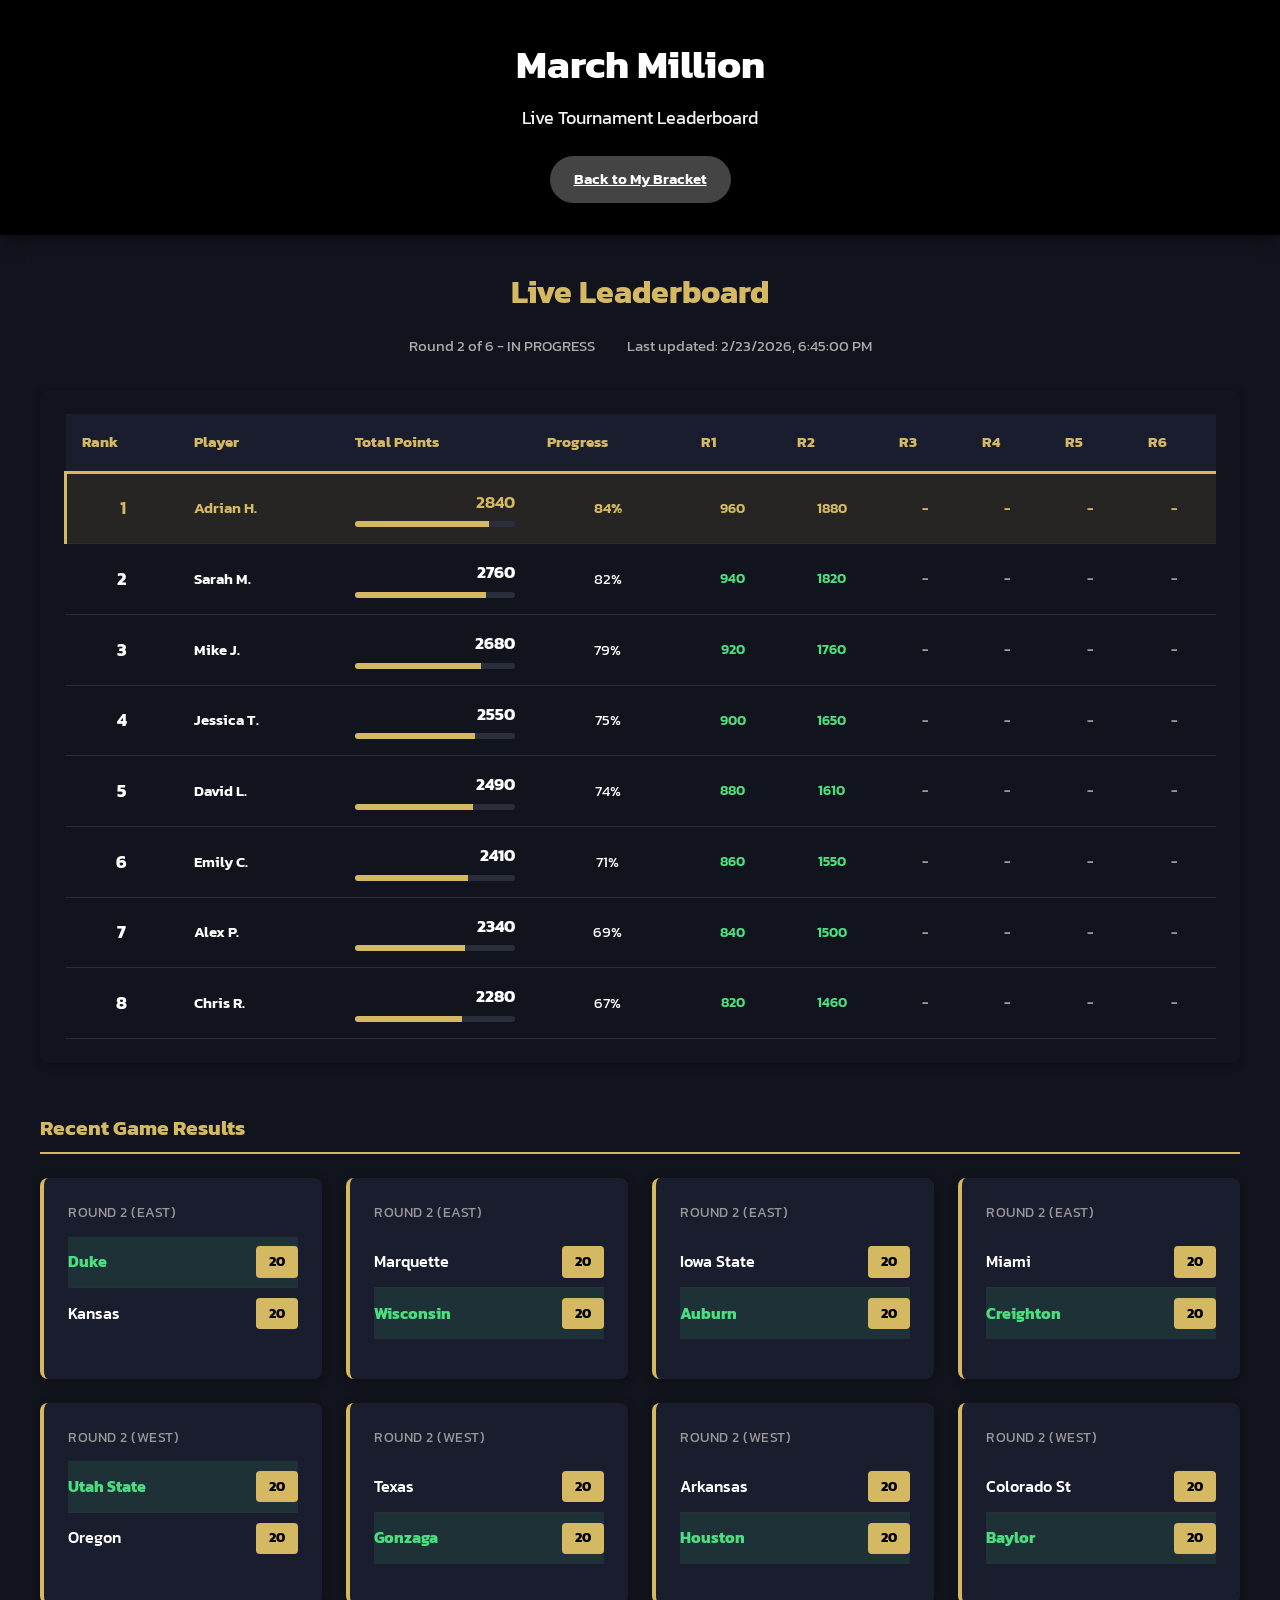
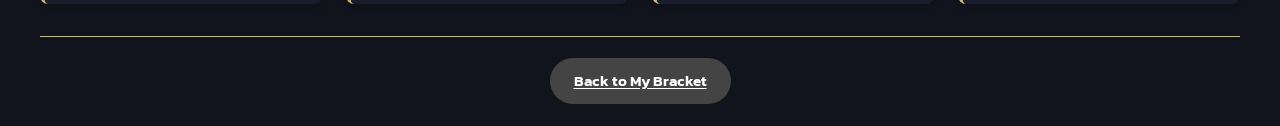
<file: leaderboard.html>
<!DOCTYPE html>
<html lang="en">
<head>
    <meta charset="UTF-8">
    <meta name="viewport" content="width=device-width, initial-scale=1.0">
    <title>Live Leaderboard - March Million 2026</title>
    <link rel="preconnect" href="https://fonts.googleapis.com">
    <link rel="preconnect" href="https://fonts.gstatic.com" crossorigin>
    <link href="https://fonts.googleapis.com/css2?family=Kanit:wght@300;400;500;600;700&display=swap" rel="stylesheet">
    <link rel="stylesheet" href="styles.css">
</head>
<body>
    <div class="container">
        <header>
            <h1>March Million</h1>
            <p class="subtitle">Live Tournament Leaderboard</p>
            <div class="header-controls">
                <a href="index.html" class="btn btn-secondary">Back to My Bracket</a>
            </div>
        </header>

        <div class="leaderboard-full-page">
            <div class="leaderboard-container">
                <div class="leaderboard-header">
                    <h2>Live Leaderboard</h2>
                    <div class="tournament-info">
                        <span id="tournamentStatus"></span>
                        <span id="lastUpdated"></span>
                    </div>
                </div>

                <div class="leaderboard-content">
                    <table class="leaderboard-table">
                        <thead>
                            <tr>
                                <th>Rank</th>
                                <th>Player</th>
                                <th>Total Points</th>
                                <th>Progress</th>
                                <th>R1</th>
                                <th>R2</th>
                                <th>R3</th>
                                <th>R4</th>
                                <th>R5</th>
                                <th>R6</th>
                            </tr>
                        </thead>
                        <tbody id="leaderboardBody"></tbody>
                    </table>
                </div>

                <div class="game-results-section">
                    <h3>Recent Game Results</h3>
                    <div id="gameResultsContainer" class="game-results"></div>
                </div>

                <div class="leaderboard-footer">
                    <a href="index.html" class="btn btn-secondary">Back to My Bracket</a>
                </div>
            </div>
        </div>
    </div>

    <script src="leaderboard-script.js"></script>
</body>
</html>
</file>
<file: styles.css>
* {
    margin: 0;
    padding: 0;
    box-sizing: border-box;
}

:root {
    --primary-color: #000000;
    --secondary-color: #12141d;
    --accent-color: #d4b962;
    --text-color: #ffffff;
    --light-bg: #12141d;
    --border-color: #d4b962;
    --shadow: 0 2px 8px rgba(0, 0, 0, 0.3);
    --shadow-lg: 0 4px 16px rgba(0, 0, 0, 0.5);
    --bracket-row-height: 44px;
}

body {
    font-family: 'Kanit', sans-serif;
    background-color: #12141d;
    color: #ffffff;
    line-height: 1.6;
}

.container {
    max-width: 1920px;
    margin: 0 auto;
    background-color: #12141d;
}

/* Header */
header {
    background: #000000;
    color: #ffffff;
    padding: 2rem;
    text-align: center;
    box-shadow: var(--shadow-lg);
}

header h1 {
    font-size: 2.5rem;
    margin-bottom: 0.5rem;
    text-shadow: 2px 2px 4px rgba(0, 0, 0, 0.3);
}

.subtitle {
    font-size: 1.1rem;
    opacity: 0.95;
    margin-bottom: 1.5rem;
}

.header-controls {
    display: flex;
    gap: 1rem;
    justify-content: center;
    flex-wrap: wrap;
}

.submit-note {
    margin-top: 0.75rem;
    font-size: 0.85rem;
    color: #c8c8c8;
}

.submit-note.is-ready {
    display: none;
}

.submission-status {
    margin-top: 0.75rem;
    font-size: 0.9rem;
    color: #4ade80;
    font-weight: 500;
    padding: 0.75rem 1rem;
    background-color: rgba(74, 222, 128, 0.1);
    border-radius: 6px;
    border-left: 3px solid #4ade80;
}

/* Main Content */
.main-content {
    display: grid;
    grid-template-columns: 280px 1fr 280px;
    gap: 1.5rem;
    padding: 0 2rem;
}

/* Sidebars */
.sidebar {
    background-color: var(--light-bg);
    border-radius: 8px;
    padding: 1.5rem;
    box-shadow: var(--shadow);
    height: fit-content;
    grid-template-rows: auto auto auto;
    padding: 0 0.5rem;
}

.sidebar h2 {
    font-size: 1.3rem;
    margin-bottom: 1rem;
    color: #d4b962;
    border-bottom: 2px solid #d4b962;
    padding-bottom: 0.5rem;
}

.sidebar h3 {
    font-size: 1rem;
    margin-top: 1.5rem;
    margin-bottom: 0.8rem;
    color: #d4b962;
}

/* Rankings Panel */
.rankings-info {
    margin-bottom: 1.5rem;
    padding: 1rem;
    background-color: #1a1d2e;
    border-radius: 6px;
}

.ranked-count {
    font-weight: 600;
    margin-bottom: 0.5rem;
}

.progress-bar {
    height: 8px;
    background-color: #2a2d3a;
    border-radius: 10px;
    overflow: hidden;
}

.progress-fill {
    height: 100%;
    background-color: #d4b962;
    width: 0%;
    transition: width 0.3s ease;
}

.rankings-list {
    margin-bottom: 1.5rem;
}

.top-rankings {
    list-style-position: inside;
    background-color: #1a1d2e;
    padding: 1rem;
    border-radius: 6px;
}

.top-rankings li {
    padding: 0.5rem 0;
    border-bottom: 1px solid #2a2d3a;
    font-size: 0.9rem;
}

.top-rankings li:last-child {
    border-bottom: none;
}

.top-rankings li.empty-state {
    text-align: center;
    color: #999;
    padding: 1rem;
}

.ranking-item-name {
    font-weight: 600;
    color: #d4b962;
}

.rankings-filters {
    background-color: #1a1d2e;
    padding: 1rem;
    border-radius: 6px;
}

.search-input {
    width: 100%;
    padding: 0.6rem;
    border: 1px solid #d4b962;
    border-radius: 12px;
    font-size: 0.9rem;
    margin-bottom: 0.8rem;
    background-color: #12141d;
    color: #ffffff;
}

/* Bracket Container */
.bracket-container {
    flex: 1;
    min-width: 0;
}

.bracket-header {
    text-align: center;
    margin: 2rem 0;
}

.bracket-header h2 {
    color: #d4b962;
    margin-bottom: 0.5rem;
}

.instructions {
    color: #666;
    font-style: italic;
    font-size: 0.95rem;
}

.region-tabs {
    display: grid;
    grid-template-columns: repeat(2, 1fr);
    gap: 0.8rem;
    margin-bottom: 1.5rem;
}

.region-tab {
    padding: 1rem;
    background-color: #1a1d2e;
    color: #ffffff;
    border: 2px solid #444;
    border-radius: 12px;
    font-size: 1rem;
    font-weight: 600;
    cursor: pointer;
    transition: all 0.3s ease;
}

.region-tab:hover {
    border-color: #d4b962;
    background-color: #222430;
}

.region-tab.active {
    background-color: #d4b962;
    color: #000000;
    border-color: #d4b962;
}

.bracket-wrapper {
    display: block;
    padding: 0.5rem;
}
/* Regions */
.region {
    display: none;
    flex-direction: column;
    background-color: var(--light-bg);
    border-radius: 8px;
    padding: 0;
    box-shadow: var(--shadow);
    overflow: visible;
}

.region.active {
    display: flex;
}

.region-title {
    text-align: center;
    font-size: 1rem;
    font-weight: 700;
    color: #ffffff;
    background: #000000;
    padding: 0.8rem;
    border-radius: 8px 8px 0 0;
    margin-bottom: 0.8rem;
}

.teams-grid {
    padding: 0.8rem;
}

.region-bracket {
    display: flex;
    align-items: flex-start;
    gap: 0.5rem;
    padding: 0.8rem 0.8rem 1.2rem;
    min-height: 560px;
    position: relative;
}

.region-bracket.bracket-right {
    flex-direction: row-reverse;
}

.team-column {
    display: grid;
    grid-template-rows: repeat(16, var(--row-height, 44px));
    gap: 0;
    flex: 0 0 280px;
}

.team-slot {
    height: var(--row-height, 44px);
    display: flex;
    align-items: center;
}

.region-bracket .team-card {
    width: 100%;
    padding: 0.35rem 0.5rem;
    font-size: 0.75rem;
    flex-direction: row;
    align-items: center;
    gap: 0.5rem;
}

.region-bracket .team-name {
    flex: 1;
}

.bracket-lines {
    flex: 1;
    min-width: 320px;
    height: calc(var(--row-height, 44px) * 16);
    position: relative;
    pointer-events: none;
    overflow: visible;
}

.bracket-lines svg {
    width: 100%;
    height: 100%;
    display: block;
    min-width: 0;
}

.region-bracket.bracket-right .bracket-lines {
    transform: scaleX(-1);
}

/* Team Cards */
.team-card {
    background-color: #000000;
    border: 2px solid #d4b962;
    border-radius: 6px;
    padding: 0.5rem;
    cursor: pointer;
    transition: all 0.3s ease;
    font-size: 0.75rem;
    text-align: left;
    color: #ffffff;
    display: flex;
    flex-direction: column;
    gap: 0.25rem;
}

.team-card:hover {
    border-color: #d4b962;
    box-shadow: var(--shadow);
    transform: translateY(-2px);
}

.team-card.ranked {
    background: linear-gradient(135deg, rgba(0, 0, 0, 0.3), rgba(212, 185, 98, 0.1));
    border-color: #d4b962;
    border-width: 2px;
}

.team-card.selected {
    background-color: #d4b962;
    color: #000000;
    border-color: #000000;
    box-shadow: var(--shadow-lg);
}

.team-name {
    font-weight: 600;
    display: block;
    line-height: 1.2;
    flex: 1;
}

.team-rank {
    display: inline-block;
    background-color: #d4b962;
    color: #000000;
    padding: 0.15rem 0.4rem;
    border-radius: 3px;
    font-weight: 700;
    font-size: 0.75rem;
    width: fit-content;
    min-width: 22px;
    text-align: center;
}

.team-card:not(.ranked) .team-rank {
    background-color: #444;
    color: #999;
}

.team-card.selected .team-rank {
    background-color: white;
}

/* Team Info Panel */
.team-info {
    background-color: #1a1d2e;
    padding: 1.5rem;
    border-radius: 6px;
    min-height: 150px;
}

.team-info-header {
    display: flex;
    align-items: center;
    gap: 0.9rem;
}

.team-logo {
    width: 56px;
    height: 56px;
    border-radius: 50%;
    background-color: #000000;
    border: 2px solid #d4b962;
    display: flex;
    align-items: center;
    justify-content: center;
    flex-shrink: 0;
}

.team-logo-text {
    color: #d4b962;
    font-weight: 700;
    font-size: 1rem;
}

.team-info-name strong {
    display: block;
    margin-bottom: 0.3rem;
}

.team-detail {
    margin-bottom: 1rem;
}

.team-detail strong {
    color: #d4b962;
}

.team-detail p {
    margin: 0.3rem 0;
    font-size: 0.95rem;
}

.empty-state {
    color: #999;
    text-align: center;
    padding: 2rem 0;
    font-style: italic;
}

/* Scoring Guide */
.scoring-guide {
    background-color: #1a1d2e;
    padding: 1rem;
    border-radius: 6px;
    font-size: 0.9rem;
    display: flex;
    align-items: center;
    gap: 1.5rem;
    flex-wrap: wrap;
    max-width: 100%;
    overflow: hidden;
}

.scoring-footer {
    margin: 1.5rem 2rem 2rem;
}

.guide-content {
    font-size: 0.85rem;
    display: flex;
    align-items: center;
    gap: 1.2rem;
    flex-wrap: wrap;
    min-width: 0;
}

.guide-content ul {
    list-style-type: none;
    margin: 0;
    padding: 0;
    display: flex;
    align-items: center;
    gap: 0.8rem;
    flex-wrap: wrap;
}

.guide-content li {
    padding: 0;
    display: flex;
    align-items: center;
    gap: 0.5rem;
}

.scoring-guide h3 {
    margin: 0;
    white-space: nowrap;
    flex: 0 0 auto;
}

.guide-content p {
    margin: 0;
    white-space: normal;
    flex: 1 1 240px;
}

.rank-badge {
    display: inline-block;
    width: 40px;
    height: 30px;
    background-color: #d4b962;
    color: #000000;
    font-weight: 600;
    border-radius: 4px;
    text-align: center;
    line-height: 30px;
    font-size: 0.8rem;
}

/* Buttons */
.btn {
    padding: 0.7rem 1.5rem;
    border: none;
    border-radius: 30px;
    font-size: 0.95rem;
    cursor: pointer;
    transition: all 0.3s ease;
    font-weight: 600;
}

.btn:disabled {
    cursor: not-allowed;
    opacity: 0.6;
    box-shadow: none;
    transform: none;
}

.btn-primary:disabled {
    background-color: #6b6352;
    color: #000000;
}

.btn-primary {
    background-color: #d4b962;
    color: #000000;
}

.btn-primary:hover {
    background-color: #e5c972;
    transform: translateY(-2px);
    box-shadow: var(--shadow);
}

.btn-secondary {
    background-color: #444;
    color: #ffffff;
}

.btn-secondary:hover {
    background-color: #666;
}

.btn-tertiary {
    background-color: #12141d;
    color: #ffffff;
    border: 1px solid #d4b962;
}

.btn-tertiary:hover {
    background-color: #1a1d2e;
}

.btn-small {
    padding: 0.5rem 1rem;
    font-size: 0.85rem;
}

/* Modal */
.modal {
    display: none;
    position: fixed;
    z-index: 1000;
    left: 0;
    top: 0;
    width: 100%;
    height: 100%;
    background-color: rgba(0, 0, 0, 0.5);
    animation: fadeIn 0.3s ease;
}

@keyframes fadeIn {
    from { opacity: 0; }
    to { opacity: 1; }
}

.modal.show {
    display: flex;
    align-items: center;
    justify-content: center;
}

.modal-content {
    background-color: #12141d;
    padding: 2rem;
    border-radius: 30px;
    box-shadow: var(--shadow-lg);
    max-width: 500px;
    width: 90%;
    animation: slideUp 0.3s ease;
}

@keyframes slideUp {
    from {
        transform: translateY(30px);
        opacity: 0;
    }
    to {
        transform: translateY(0);
        opacity: 1;
    }
}

.close {
    color: #d4b962;
    float: right;
    font-size: 1.5rem;
    font-weight: bold;
    cursor: pointer;
    line-height: 1;
}

.close:hover {
    color: #e5c972;
}

.modal-content h2 {
    color: #d4b962;
    margin-bottom: 1.5rem;
}

.modal-body {
    margin-bottom: 1.5rem;
}

.seed-info {
    background-color: #1a1d2e;
    padding: 1rem;
    border-radius: 6px;
    margin-bottom: 1.5rem;
    font-weight: 600;
    color: #d4b962;
}

.seed-info summary {
    cursor: pointer;
    list-style: none;
    display: flex;
    align-items: center;
    gap: 0.5rem;
    color: #d4b962;
}

.seed-info summary::-webkit-details-marker {
    display: none;
}

.seed-info summary::before {
    content: "+";
    font-weight: 700;
    color: #d4b962;
}

.seed-info[open] summary::before {
    content: "-";
}

.seed-info .guide-content {
    margin-top: 0.8rem;
    font-weight: 400;
    color: #ffffff;
}

.ranking-input {
    margin-bottom: 1.5rem;
}

.ranking-input label {
    display: inline-block;
    font-weight: 600;
    color: #d4b962;
    margin-right: 0.5rem;
}

.rank-input-header {
    display: flex;
    align-items: center;
    gap: 0.5rem;
    margin-bottom: 0.8rem;
}

.selected-rank-display {
    display: inline-block;
    background-color: #d4b962;
    color: #000000;
    padding: 0.25rem 0.75rem;
    border-radius: 8px;
    font-weight: 700;
    font-size: 1.1rem;
    margin-left: 0.5rem;
    min-width: 2.5rem;
    text-align: center;
    box-shadow: 0 2px 6px rgba(212, 185, 98, 0.3);
}

.rank-instructions {
    font-size: 0.85rem;
    color: #aaa;
    margin-bottom: 1rem;
}

.rank-grid {
    display: grid;
    grid-template-columns: repeat(8, 1fr);
    gap: 0.5rem;
    margin-bottom: 1rem;
    max-height: 250px;
    overflow-y: auto;
    padding: 0.5rem;
    background-color: #0f1117;
    border-radius: 12px;
}

.rank-option {
    aspect-ratio: 1;
    display: flex;
    align-items: center;
    justify-content: center;
    border: 2px solid #d4b962;
    border-radius: 12px;
    background-color: #1a1d2e;
    color: #d4b962;
    font-weight: 600;
    font-size: 0.85rem;
    cursor: pointer;
    transition: all 0.2s ease;
}

.rank-option:hover:not(.disabled) {
    background-color: #d4b962;
    color: #000000;
    transform: scale(1.05);
}

.rank-option.selected {
    background-color: #d4b962;
    color: #000000;
    border-color: #ffffff;
    box-shadow: 0 0 10px rgba(212, 185, 98, 0.5);
}

.rank-option.disabled {
    border-color: #555;
    background-color: #0f1117;
    color: #555;
    cursor: not-allowed;
    opacity: 0.5;
}

.rank-search-group {
    display: flex;
    gap: 0.8rem;
    align-items: center;
}

.rank-quick-input {
    width: 80px;
    padding: 0.5rem;
    border: 2px solid #d4b962;
    border-radius: 12px;
    font-size: 0.95rem;
    background-color: #1a1d2e;
    color: #ffffff;
    text-align: center;
}

.rank-quick-input:focus {
    outline: none;
    border-color: #e5c972;
}

.rank-quick-status {
    font-size: 0.85rem;
    color: #aaa;
    white-space: nowrap;
}

.modal-buttons {
    display: grid;
    grid-template-columns: 1fr 1fr 1fr;
    gap: 0.8rem;
    margin-bottom: 1rem;
}

.modal-buttons .btn {
    padding: 0.8rem 1rem;
    font-size: 0.9rem;
}

.error-message {
    color: #ff6b6b;
    padding: 0.8rem;
    background-color: #2a1515;
    border-radius: 4px;
    display: none;
    margin-top: 1rem;
}

.error-message.show {
    display: block;
}

/* Responsive Design */
@media (max-width: 1400px) {
    .main-content {
        grid-template-columns: 1fr 1fr;
        grid-template-rows: auto auto;
        gap: 1rem;
    }

    .bracket-container {
        grid-column: 1 / -1;
        grid-row: 1;
    }

    .info-panel {
        grid-column: 1;
        grid-row: 2;
    }

    .rankings-panel {
        grid-column: 2;
        grid-row: 2;
    }

    .sidebar {
        position: relative;
        top: 0;
    }

    .region-bracket {
        gap: 0.5rem;
        min-height: 520px;
    }

    .team-column {
        flex: 0 0 240px;
    }
}

@media (max-width: 768px) {
    :root {
        --bracket-row-height: 40px;
    }
    header h1 {
        font-size: 1.5rem;
    }

    .subtitle {
        font-size: 0.9rem;
    }

    .main-content {
        padding: 0.5rem;
        display: grid;
        grid-template-columns: 1fr;
        grid-template-rows: auto auto auto;
    }

    .bracket-container {
        grid-column: 1;
        grid-row: 1;
    }

    .info-panel {
        grid-column: 1;
        grid-row: 2;
    }

    .rankings-panel {
        grid-column: 1;
        grid-row: 3;
    }

    .region-tabs {
        gap: 0.5rem;
    }

    .region-tab {
        padding: 0.8rem;
        font-size: 0.9rem;
    }

    .bracket-wrapper {
        padding: 0;
        overflow-x: hidden;
        overflow-y: visible;
    }

    .region-title {
        font-size: 0.9rem;
        padding: 0.6rem;
    }

    .region-bracket {
        flex-direction: row;
        align-items: flex-start;
        min-height: 0;
        padding: 0.5rem;
        width: 100%;
        max-width: 100%;
    }

    .team-column {
        grid-template-rows: repeat(16, 40px);
        flex: 0 0 200px;
    }

    .team-slot {
        height: 40px;
    }

    .bracket-lines {
        flex: 1;
        min-width: 0;
        max-width: 300px;
        height: calc(var(--row-height, 40px) * 16);
    }

    .team-card {
        padding: 0.4rem;
        font-size: 0.7rem;
    }

    .team-rank {
        font-size: 0.65rem;
        padding: 0.1rem 0.3rem;
        min-width: 18px;
    }

    .header-controls {
        flex-direction: column;
    }

    .btn {
        width: 100%;
        padding: 0.6rem 1rem;
        font-size: 0.85rem;
    }

    .modal-buttons {
        grid-template-columns: 1fr;
    }

    .sidebar {
        padding: 1rem;
    }
}

@media (max-width: 480px) {
    .main-content {
        padding: 0.35rem;
        grid-template-columns: 1fr;
    }

    header {
        padding: 0.8rem;
    }

    header h1 {
        font-size: 1.3rem;
    }

    .subtitle {
        font-size: 0.8rem;
    }

    .bracket-wrapper {
        grid-template-columns: 1fr;
    }

    .region-bracket {
        gap: 0.6rem;
    }

    .team-card {
        padding: 0.35rem;
        font-size: 0.65rem;
        border-width: 1px;
    }

    .region-title {
        font-size: 0.85rem;
        padding: 0.5rem;
    }

    .modal-content {
        padding: 1.2rem;
        max-width: 95%;
    }

    .rank-grid {
        grid-template-columns: repeat(8, 1fr);
        gap: 0.4rem;
        max-height: 200px;
    }

    .rank-option {
        font-size: 0.75rem;
    }
}

/* Scrollbar Styling */
::-webkit-scrollbar {
    width: 8px;
    height: 8px;
}

::-webkit-scrollbar-track {
    background: #12141d;
}

::-webkit-scrollbar-thumb {
    background: #d4b962;
    border-radius: 4px;
}

/* ===== NEW VIEWS STYLING ===== */

/* View Navigation Tabs */
.view-navigation {
    display: flex;
    justify-content: center;
    gap: 1rem;
    padding: 1.5rem 2rem;
    border-bottom: 2px solid #d4b962;
    background-color: #000000;
}

.view-tab {
    padding: 0.8rem 2rem;
    background-color: #12141d;
    color: #ffffff;
    border: 2px solid #444;
    border-radius: 20px;
    font-size: 1rem;
    font-weight: 600;
    cursor: pointer;
    transition: all 0.3s ease;
}

.view-tab:hover {
    border-color: #d4b962;
    background-color: #1a1d2e;
}

.view-tab.active {
    background-color: #d4b962;
    color: #000000;
    border-color: #d4b962;
}

/* View Content Sections */
.view-content {
    padding: 2rem;
}

/* Review Confirmation View */
.review-container {
    max-width: 1400px;
    margin: 0 auto;
}

.review-header {
    text-align: center;
    margin-bottom: 2rem;
}

.review-header h2 {
    color: #d4b962;
    font-size: 2rem;
    margin-bottom: 0.5rem;
}

.review-header p {
    color: #aaa;
    font-size: 1.05rem;
}

.review-bracket {
    background-color: #12141d;
    border-radius: 8px;
    padding: 2rem;
    margin-bottom: 2rem;
    box-shadow: var(--shadow);
}

.review-bracket-grid {
    display: grid;
    grid-template-columns: repeat(auto-fit, minmax(300px, 1fr));
    gap: 2rem;
    margin-bottom: 2rem;
}

.review-region {
    background-color: #1a1d2e;
    border-radius: 8px;
    padding: 1.5rem;
    box-shadow: var(--shadow);
}

.review-region h3 {
    color: #d4b962;
    margin-bottom: 1rem;
    font-size: 1.1rem;
    border-bottom: 2px solid #d4b962;
    padding-bottom: 0.5rem;
}

.review-region ul {
    list-style: none;
    padding: 0;
}

.review-region li {
    padding: 0.8rem 0;
    border-bottom: 1px solid #2a2d3a;
    display: flex;
    justify-content: space-between;
    align-items: center;
}

.review-region li:last-child {
    border-bottom: none;
}

.review-team-name {
    color: #ffffff;
    font-weight: 500;
}

.review-team-rank {
    background-color: #d4b962;
    color: #000000;
    padding: 0.3rem 0.8rem;
    border-radius: 6px;
    font-weight: 700;
    font-size: 0.9rem;
    min-width: 40px;
    text-align: center;
}

.review-summary {
    background-color: #1a1d2e;
    border-radius: 8px;
    padding: 1.5rem;
    margin-bottom: 2rem;
    display: grid;
    grid-template-columns: repeat(auto-fit, minmax(200px, 1fr));
    gap: 1.5rem;
}

.review-summary-item {
    text-align: center;
}

.review-summary-label {
    color: #aaa;
    font-size: 0.9rem;
    margin-bottom: 0.5rem;
    text-transform: uppercase;
    letter-spacing: 0.5px;
}

.review-summary-value {
    color: #d4b962;
    font-size: 1.8rem;
    font-weight: 700;
}

.review-actions {
    display: flex;
    gap: 1rem;
    justify-content: center;
    flex-wrap: wrap;
}

.review-actions .btn {
    padding: 1rem 2rem;
    font-size: 1rem;
    min-width: 200px;
}

/* Leaderboard View */
.leaderboard-container {
    max-width: 1200px;
    margin: 0 auto;
}

.leaderboard-header {
    text-align: center;
    margin-bottom: 2rem;
}

.leaderboard-header h2 {
    color: #d4b962;
    font-size: 2rem;
    margin-bottom: 1rem;
}

.tournament-info {
    display: flex;
    justify-content: center;
    gap: 2rem;
    flex-wrap: wrap;
    color: #aaa;
    font-size: 0.95rem;
}

.leaderboard-content {
    background-color: #12141d;
    border-radius: 8px;
    padding: 1.5rem;
    margin-bottom: 2rem;
    box-shadow: var(--shadow);
    overflow-x: auto;
}

.leaderboard-table {
    width: 100%;
    border-collapse: collapse;
    font-size: 0.95rem;
}

.leaderboard-table thead {
    border-bottom: 3px solid #d4b962;
}

.leaderboard-table th {
    padding: 1rem;
    text-align: left;
    color: #d4b962;
    font-weight: 700;
    background-color: #1a1d2e;
    white-space: nowrap;
}

.leaderboard-table td {
    padding: 1rem;
    border-bottom: 1px solid #2a2d3a;
    color: #ffffff;
}

.leaderboard-table tr:hover {
    background-color: rgba(212, 185, 98, 0.05);
}

.leaderboard-table tbody tr:first-child {
    background-color: rgba(212, 185, 98, 0.1);
    border-left: 3px solid #d4b962;
}

.leaderboard-table tbody tr:first-child td {
    color: #d4b962;
    font-weight: 600;
}

.leaderboard-rank {
    font-weight: 700;
    color: #d4b962;
    font-size: 1.1rem;
    min-width: 30px;
    text-align: center;
}

.leaderboard-player-name {
    font-weight: 600;
}

.leaderboard-points {
    font-weight: 700;
    color: #d4b962;
    font-size: 1.05rem;
    text-align: right;
}

.leaderboard-progress-bar {
    width: 100%;
    height: 6px;
    background-color: #2a2d3a;
    border-radius: 3px;
    overflow: hidden;
    margin-top: 0.3rem;
}

.leaderboard-progress-fill {
    height: 100%;
    background-color: #d4b962;
    transition: width 0.3s ease;
}

.round-points {
    text-align: center;
    font-size: 0.85rem;
    font-weight: 600;
    color: #d4b962;
}

.round-points.completed {
    color: #4ade80;
}

.round-points.pending {
    color: #999;
}

.game-results-section {
    margin-top: 3rem;
}

.game-results-section h3 {
    color: #d4b962;
    font-size: 1.3rem;
    margin-bottom: 1.5rem;
    border-bottom: 2px solid #d4b962;
    padding-bottom: 0.5rem;
}

.game-results {
    display: grid;
    grid-template-columns: repeat(auto-fill, minmax(280px, 1fr));
    gap: 1.5rem;
}

.game-result-card {
    background-color: #1a1d2e;
    border-radius: 8px;
    padding: 1.5rem;
    box-shadow: var(--shadow);
    border-left: 4px solid #d4b962;
}

.game-round {
    color: #999;
    font-size: 0.85rem;
    text-transform: uppercase;
    letter-spacing: 0.5px;
    margin-bottom: 0.8rem;
}

.game-matchup {
    margin-bottom: 1rem;
}

.game-team {
    display: flex;
    justify-content: space-between;
    align-items: center;
    padding: 0.6rem 0;
    border-bottom: 1px solid #2a2d3a;
}

.game-team:last-child {
    border-bottom: none;
}

.game-team-name {
    color: #ffffff;
    font-weight: 500;
}

.game-team.winner {
    background-color: rgba(74, 222, 128, 0.1);
}

.game-team.winner .game-team-name {
    color: #4ade80;
    font-weight: 700;
}

.game-points {
    background-color: #d4b962;
    color: #000000;
    padding: 0.3rem 0.8rem;
    border-radius: 4px;
    font-weight: 700;
    font-size: 0.85rem;
    min-width: 35px;
    text-align: center;
}

/* Responsive Review/Leaderboard */
@media (max-width: 1024px) {
    .review-bracket-grid {
        grid-template-columns: repeat(2, 1fr);
    }

    .leaderboard-table {
        font-size: 0.85rem;
    }

    .leaderboard-table th,
    .leaderboard-table td {
        padding: 0.8rem;
    }
}

@media (max-width: 768px) {
    .view-navigation {
        flex-wrap: wrap;
        gap: 0.5rem;
        padding: 1rem;
    }

    .view-tab {
        flex: 1;
        min-width: 120px;
        padding: 0.6rem 1rem;
        font-size: 0.9rem;
    }

    .review-container,
    .leaderboard-container {
        padding: 0;
    }

    .view-content {
        padding: 1rem;
    }

    .review-bracket {
        padding: 1rem;
    }

    .review-bracket-grid {
        grid-template-columns: 1fr;
    }

    .review-region {
        padding: 1rem;
    }

    .review-summary {
        grid-template-columns: 1fr 1fr;
    }

    .review-actions {
        flex-direction: column;
    }

    .review-actions .btn {
        min-width: auto;
        width: 100%;
    }

    .leaderboard-header h2 {
        font-size: 1.5rem;
    }

    .tournament-info {
        gap: 1rem;
        font-size: 0.85rem;
    }

    .leaderboard-content {
        padding: 0;
        border-radius: 0;
    }

    .leaderboard-table {
        font-size: 0.8rem;
    }

    .leaderboard-table th,
    .leaderboard-table td {
        padding: 0.6rem;
    }

    .game-results {
        grid-template-columns: 1fr;
    }
}

@media (max-width: 480px) {
    .view-navigation {
        flex-direction: column;
        padding: 0.8rem;
    }

    .view-tab {
        width: 100%;
    }

    .review-header h2 {
        font-size: 1.5rem;
    }

    .review-header p {
        font-size: 0.9rem;
    }

    .review-region li {
        flex-direction: column;
        align-items: flex-start;
    }

    .review-team-rank {
        margin-top: 0.5rem;
        align-self: flex-end;
    }

    .review-summary {
        grid-template-columns: 1fr;
        gap: 1rem;
    }

    .leaderboard-table {
        font-size: 0.75rem;
    }

    .leaderboard-table th,
    .leaderboard-table td {
        padding: 0.5rem;
    }

    .round-points {
        font-size: 0.75rem;
    }
}

/* Full-page leaderboard styling */
.leaderboard-full-page {
    padding: 2rem;
}

.leaderboard-footer {
    text-align: center;
    margin-top: 2rem;
    padding-top: 2rem;
    border-top: 1px solid #d4b962;
}

.leaderboard-footer .btn {
    min-width: 200px;
}

@media (max-width: 768px) {
    .leaderboard-full-page {
        padding: 1rem;
    }

    .leaderboard-footer {
        margin-top: 1rem;
        padding-top: 1rem;
    }

    .leaderboard-footer .btn {
        width: 100%;
        min-width: auto;
    }
}

::-webkit-scrollbar-thumb:hover {
    background: #e5c972;
}
</file>
